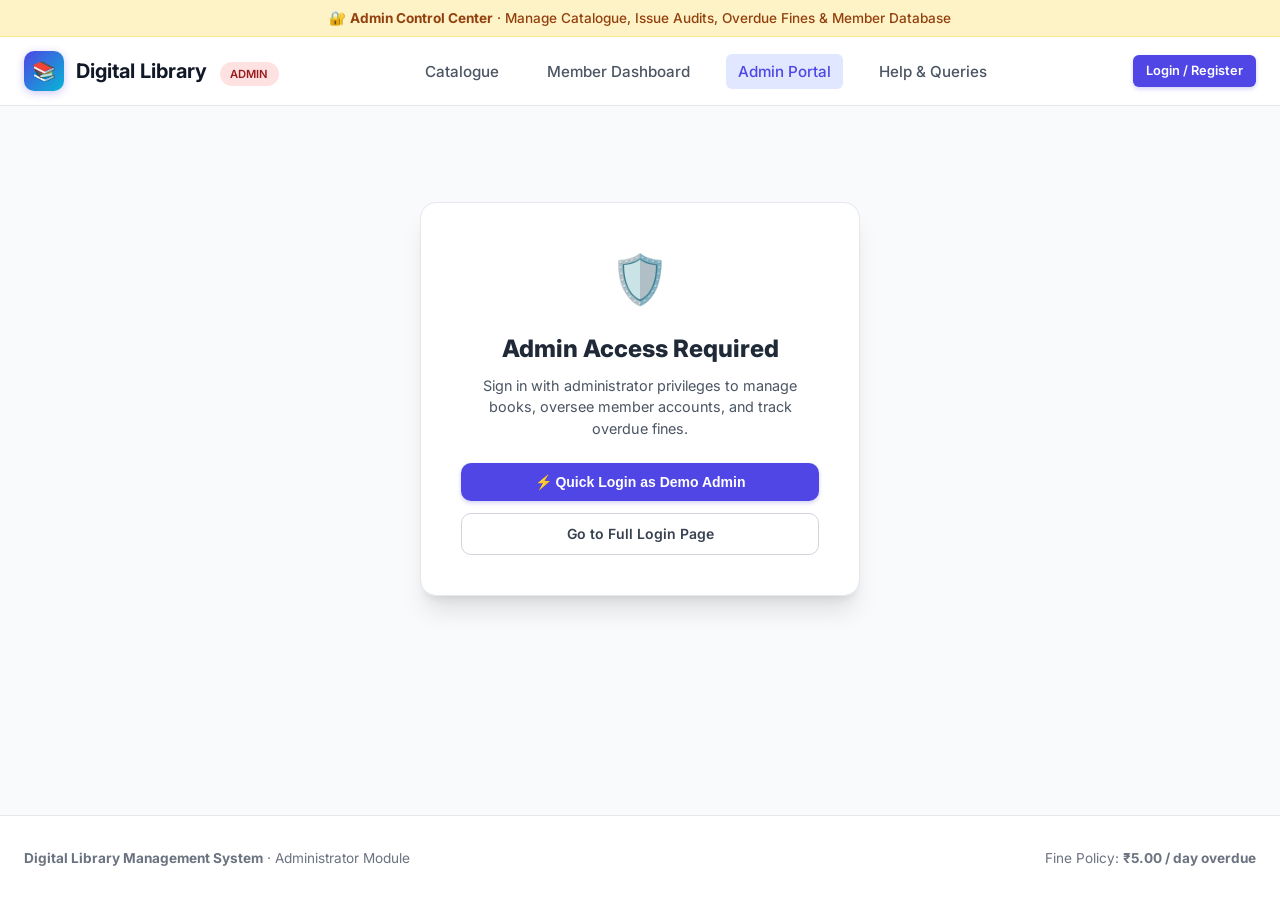
<file: admin.html>
<!DOCTYPE html>
<html lang="en">
<head>
  <meta charset="UTF-8">
  <meta name="viewport" content="width=device-width, initial-scale=1.0">
  <title>Admin Portal - Digital Library System</title>
  <link rel="preconnect" href="https://fonts.googleapis.com">
  <link rel="preconnect" href="https://fonts.gstatic.com" crossorigin>
  <link href="https://fonts.googleapis.com/css2?family=Inter:wght@400;500;600;700;800&display=swap" rel="stylesheet">
  <link rel="stylesheet" href="css/style.css">
</head>
<body>

  <!-- Demo Notice Banner -->
  <div class="demo-banner">
    🔐 <strong>Admin Control Center</strong> · Manage Catalogue, Issue Audits, Overdue Fines & Member Database
  </div>

  <!-- Navbar -->
  <header class="navbar">
    <div class="nav-container">
      <a href="index.html" class="brand">
        <div class="brand-icon">📚</div>
        <span>Digital Library <span class="badge badge-danger" style="margin-left: 0.5rem; font-size: 0.7rem;">ADMIN</span></span>
      </a>
      <ul class="nav-links">
        <li><a href="index.html" class="nav-link">Catalogue</a></li>
        <li><a href="user.html" class="nav-link">Member Dashboard</a></li>
        <li><a href="admin.html" class="nav-link active">Admin Portal</a></li>
        <li><a href="contact.html" class="nav-link">Help & Queries</a></li>
      </ul>
      <div class="nav-actions" id="navActions"></div>
    </div>
  </header>

  <!-- Admin Content Container -->
  <main class="container">
    <div id="adminAuthLock" style="display: none; max-width: 440px; margin: 4rem auto; text-align: center;">
      <div style="background: var(--white); padding: 2.5rem; border-radius: var(--radius-lg); border: 1px solid var(--gray-200); box-shadow: var(--shadow-xl);">
        <div style="font-size: 3rem; margin-bottom: 1rem;">🛡️</div>
        <h2 style="font-weight: 800; margin-bottom: 0.5rem;">Admin Access Required</h2>
        <p style="color: var(--gray-600); font-size: 0.9rem; margin-bottom: 1.5rem;">
          Sign in with administrator privileges to manage books, oversee member accounts, and track overdue fines.
        </p>
        <button class="btn btn-primary" style="width: 100%; margin-bottom: 0.75rem;" onclick="loginAsDemoAdmin()">
          ⚡ Quick Login as Demo Admin
        </button>
        <a href="login.html" class="btn btn-secondary" style="width: 100%;">Go to Full Login Page</a>
      </div>
    </div>

    <div id="adminPanel">
      <!-- Header -->
      <div style="display: flex; justify-content: space-between; align-items: center; margin-bottom: 2rem; flex-wrap: wrap; gap: 1rem;">
        <div>
          <h1 style="font-size: 1.85rem; font-weight: 800; color: var(--gray-900);">Library Administration</h1>
          <p style="color: var(--gray-600); font-size: 0.95rem;">Catalog oversight, member accounts, circulation tracking, and fine management.</p>
        </div>
        <button class="btn btn-primary" onclick="openAddBookModal()">
          <span>+</span> Add New Book
        </button>
      </div>

      <!-- KPI Statistics Cards -->
      <div class="stats-grid">
        <div class="stat-card">
          <div class="stat-icon" style="background: #e0e7ff; color: var(--primary);">📚</div>
          <div class="stat-info">
            <span class="stat-label">Total Titles</span>
            <span class="stat-value" id="statTotalBooks">0</span>
          </div>
        </div>
        <div class="stat-card">
          <div class="stat-icon" style="background: #fef3c7; color: var(--warning);">📖</div>
          <div class="stat-info">
            <span class="stat-label">Active Issued</span>
            <span class="stat-value" id="statIssuedBooks">0</span>
          </div>
        </div>
        <div class="stat-card">
          <div class="stat-icon" style="background: #fee2e2; color: var(--danger);">⚠️</div>
          <div class="stat-info">
            <span class="stat-label">Overdue Fines Due</span>
            <span class="stat-value" id="statTotalFines">₹0</span>
          </div>
        </div>
        <div class="stat-card">
          <div class="stat-icon" style="background: #d1fae5; color: var(--success);">👥</div>
          <div class="stat-info">
            <span class="stat-label">Members</span>
            <span class="stat-value" id="statTotalUsers">0</span>
          </div>
        </div>
        <div class="stat-card">
          <div class="stat-icon" style="background: #e0f2fe; color: #0284c7;">🔖</div>
          <div class="stat-info">
            <span class="stat-label">Advance Bookings</span>
            <span class="stat-value" id="statTotalReservations">0</span>
          </div>
        </div>
      </div>

      <!-- Tabs Navigation -->
      <div class="tab-nav">
        <button class="tab-btn active" data-tab="tabBooks">Book Inventory</button>
        <button class="tab-btn" data-tab="tabIssues">Issued Books & Fines</button>
        <button class="tab-btn" data-tab="tabUsers">Member Accounts</button>
        <button class="tab-btn" data-tab="tabReservations">Advance Bookings</button>
        <button class="tab-btn" data-tab="tabQueries">Inquiries & Support</button>
      </div>

      <!-- Tab 1: Books Management -->
      <div class="tab-pane active" id="tabBooks">
        <div class="table-container">
          <table class="data-table">
            <thead>
              <tr>
                <th>ID</th>
                <th>Title & Author</th>
                <th>Category</th>
                <th>ISBN</th>
                <th>Quantity (Avail / Total)</th>
                <th>Status</th>
                <th>Actions</th>
              </tr>
            </thead>
            <tbody id="booksTableBody">
              <!-- Rendered by JS -->
            </tbody>
          </table>
        </div>
      </div>

      <!-- Tab 2: Issued Books & Fine Management -->
      <div class="tab-pane" id="tabIssues">
        <div style="margin-bottom: 1rem; display: flex; justify-content: space-between; align-items: center;">
          <p style="font-size: 0.9rem; color: var(--gray-600);">
            Overdue fines are automatically calculated at <strong>₹5.00 per day</strong> once the due date has passed.
          </p>
        </div>
        <div class="table-container">
          <table class="data-table">
            <thead>
              <tr>
                <th>Issue ID</th>
                <th>Book Title</th>
                <th>Member Info</th>
                <th>Issue Date</th>
                <th>Due Date</th>
                <th>Status</th>
                <th>Fine (₹5/day)</th>
                <th>Actions</th>
              </tr>
            </thead>
            <tbody id="issuesTableBody">
              <!-- Rendered by JS -->
            </tbody>
          </table>
        </div>
      </div>

      <!-- Tab 3: Member Accounts -->
      <div class="tab-pane" id="tabUsers">
        <div class="table-container">
          <table class="data-table">
            <thead>
              <tr>
                <th>User ID</th>
                <th>Name</th>
                <th>Email</th>
                <th>Role</th>
                <th>Phone</th>
                <th>Joined Date</th>
                <th>Active Issues</th>
              </tr>
            </thead>
            <tbody id="usersTableBody">
              <!-- Rendered by JS -->
            </tbody>
          </table>
        </div>
      </div>

      <!-- Tab 4: Advance Bookings -->
      <div class="tab-pane" id="tabReservations">
        <div class="table-container">
          <table class="data-table">
            <thead>
              <tr>
                <th>Reservation ID</th>
                <th>Book Title</th>
                <th>Reserved By</th>
                <th>Email</th>
                <th>Booking Date</th>
                <th>Status</th>
              </tr>
            </thead>
            <tbody id="reservationsTableBody">
              <!-- Rendered by JS -->
            </tbody>
          </table>
        </div>
      </div>

      <!-- Tab 5: Contact Queries -->
      <div class="tab-pane" id="tabQueries">
        <div class="table-container">
          <table class="data-table">
            <thead>
              <tr>
                <th>Date</th>
                <th>Sender</th>
                <th>Subject</th>
                <th>Message</th>
                <th>Status</th>
                <th>Action</th>
              </tr>
            </thead>
            <tbody id="queriesTableBody">
              <!-- Rendered by JS -->
            </tbody>
          </table>
        </div>
      </div>
    </div>
  </main>

  <!-- Add / Edit Book Modal -->
  <div class="modal-overlay" id="bookModal">
    <div class="modal-content">
      <div class="modal-header">
        <h3 class="modal-title" id="bookModalTitle">Add New Book</h3>
        <button class="modal-close" onclick="closeModal('bookModal')">&times;</button>
      </div>
      <form id="bookForm">
        <div class="modal-body">
          <input type="hidden" id="bookId">
          <div class="form-group">
            <label class="form-label">Book Title *</label>
            <input type="text" class="form-control" id="bookTitleInput" required placeholder="e.g. Clean Architecture">
          </div>
          <div class="form-group">
            <label class="form-label">Author *</label>
            <input type="text" class="form-control" id="bookAuthorInput" required placeholder="e.g. Robert C. Martin">
          </div>
          <div style="display: grid; grid-template-columns: 1fr 1fr; gap: 1rem;">
            <div class="form-group">
              <label class="form-label">ISBN *</label>
              <input type="text" class="form-control" id="bookIsbnInput" required placeholder="978-0134494166">
            </div>
            <div class="form-group">
              <label class="form-label">Category *</label>
              <select class="form-control" id="bookCategoryInput" required>
                <option value="Computer Science">Computer Science</option>
                <option value="Literature">Literature</option>
                <option value="Science">Science</option>
                <option value="Fiction">Fiction</option>
                <option value="Business">Business</option>
                <option value="Mathematics">Mathematics</option>
              </select>
            </div>
          </div>
          <div style="display: grid; grid-template-columns: 1fr 1fr; gap: 1rem;">
            <div class="form-group">
              <label class="form-label">Total Copies (Quantity) *</label>
              <input type="number" class="form-control" id="bookQtyInput" min="1" max="100" required value="5">
            </div>
            <div class="form-group">
              <label class="form-label">Icon Emoji</label>
              <input type="text" class="form-control" id="bookIconInput" value="📚">
            </div>
          </div>
          <div class="form-group">
            <label class="form-label">Description</label>
            <textarea class="form-control" id="bookDescInput" placeholder="Brief summary of the book..."></textarea>
          </div>
        </div>
        <div class="modal-footer">
          <button type="button" class="btn btn-secondary" onclick="closeModal('bookModal')">Cancel</button>
          <button type="submit" class="btn btn-primary" id="saveBookBtn">Save Book</button>
        </div>
      </form>
    </div>
  </div>

  <!-- Footer -->
  <footer class="footer">
    <div class="footer-content">
      <div>
        <strong>Digital Library Management System</strong> · Administrator Module
      </div>
      <div>
        Fine Policy: <strong>₹5.00 / day overdue</strong>
      </div>
    </div>
  </footer>

  <script src="js/app.js"></script>
  <script>
    let booksData = [];
    let issuesData = [];
    let usersData = [];
    let reservationsData = [];
    let queriesData = [];

    function checkAdminAccess() {
      const user = Auth.getCurrentUser();
      const lock = document.getElementById('adminAuthLock');
      const panel = document.getElementById('adminPanel');

      if (!user || user.role !== 'ADMIN') {
        lock.style.display = 'block';
        panel.style.display = 'none';
        return false;
      }

      lock.style.display = 'none';
      panel.style.display = 'block';
      return true;
    }

    function loginAsDemoAdmin() {
      const admin = SEED_USERS[0];
      Auth.setCurrentUser(admin);
      updateNav();
      checkAdminAccess();
      showToast('Logged in as Administrator', 'success');
      loadAllAdminData();
    }

    async function loadAllAdminData() {
      try {
        booksData = await DataService.getBooks();
        issuesData = await DataService.getIssues();
        usersData = await DataService.getUsers();
        reservationsData = await DataService.getReservations();
        queriesData = await DataService.getQueries();

        renderStats();
        renderBooksTable();
        renderIssuesTable();
        renderUsersTable();
        renderReservationsTable();
        renderQueriesTable();
      } catch (err) {
        showToast('Error loading admin records', 'danger');
      }
    }

    function renderStats() {
      document.getElementById('statTotalBooks').textContent = booksData.length;
      const activeIssues = issuesData.filter(i => i.status !== 'RETURNED');
      document.getElementById('statIssuedBooks').textContent = activeIssues.length;

      // Unpaid fines
      const unpaidFines = issuesData
        .filter(i => !i.finePaid && i.fineAmount > 0)
        .reduce((sum, i) => sum + i.fineAmount, 0);
      document.getElementById('statTotalFines').textContent = `₹${unpaidFines.toFixed(2)}`;

      document.getElementById('statTotalUsers').textContent = usersData.length;
      document.getElementById('statTotalReservations').textContent = reservationsData.filter(r => r.status === 'PENDING').length;
    }

    function renderBooksTable() {
      const tbody = document.getElementById('booksTableBody');
      if (booksData.length === 0) {
        tbody.innerHTML = `<tr><td colspan="7" style="text-align: center; color: var(--gray-500); padding: 2rem;">No books in catalogue. Click "+ Add New Book" above.</td></tr>`;
        return;
      }

      tbody.innerHTML = booksData.map(b => `
        <tr>
          <td>#${b.id}</td>
          <td>
            <div style="display: flex; align-items: center; gap: 0.5rem;">
              <span>${b.icon || '📚'}</span>
              <div>
                <strong>${b.title}</strong>
                <div style="font-size: 0.8rem; color: var(--gray-500);">by ${b.author}</div>
              </div>
            </div>
          </td>
          <td><span class="badge badge-info">${b.category}</span></td>
          <td><code>${b.isbn}</code></td>
          <td>
            <strong>${b.availableQuantity}</strong> / ${b.quantity}
          </td>
          <td>
            <span class="badge ${b.availableQuantity > 0 ? 'badge-success' : 'badge-danger'}">
              ${b.availableQuantity > 0 ? 'In Stock' : 'All Issued'}
            </span>
          </td>
          <td>
            <div style="display: flex; gap: 0.5rem;">
              <button class="btn btn-secondary btn-sm" onclick="openEditBookModal(${b.id})">Edit</button>
              <button class="btn btn-danger btn-sm" onclick="deleteBookRecord(${b.id})">Delete</button>
            </div>
          </td>
        </tr>
      `).join('');
    }

    function renderIssuesTable() {
      const tbody = document.getElementById('issuesTableBody');
      if (issuesData.length === 0) {
        tbody.innerHTML = `<tr><td colspan="8" style="text-align: center; color: var(--gray-500); padding: 2rem;">No issued book records found.</td></tr>`;
        return;
      }

      tbody.innerHTML = issuesData.map(issue => {
        const isOverdue = issue.status === 'OVERDUE';
        const isReturned = issue.status === 'RETURNED';

        return `
          <tr>
            <td>#${issue.id}</td>
            <td><strong>${issue.bookTitle}</strong></td>
            <td>
              <div>${issue.userName}</div>
              <div style="font-size: 0.75rem; color: var(--gray-500);">${issue.userEmail}</div>
            </td>
            <td>${issue.issueDate}</td>
            <td>
              <span style="${isOverdue ? 'color: var(--danger); font-weight: 700;' : ''}">
                ${issue.dueDate}
              </span>
            </td>
            <td>
              <span class="badge ${isReturned ? 'badge-success' : isOverdue ? 'badge-danger' : 'badge-warning'}">
                ${issue.status}
              </span>
            </td>
            <td>
              ${issue.fineAmount > 0 
                ? `<div style="font-weight: 700; color: ${issue.finePaid ? 'var(--success)' : 'var(--danger)'};">
                    ₹${issue.fineAmount.toFixed(2)}
                    <span class="badge ${issue.finePaid ? 'badge-success' : 'badge-danger'}" style="margin-left: 4px; font-size: 0.65rem;">
                      ${issue.finePaid ? 'PAID' : 'DUE'}
                    </span>
                   </div>`
                : '₹0.00'
              }
            </td>
            <td>
              <div style="display: flex; gap: 0.4rem; flex-wrap: wrap;">
                ${!isReturned ? `
                  <button class="btn btn-primary btn-sm" onclick="markAsReturned(${issue.id})">Mark Returned</button>
                ` : '<span style="font-size: 0.8rem; color: var(--gray-500);">Returned</span>'}
                ${issue.fineAmount > 0 && !issue.finePaid ? `
                  <button class="btn btn-success btn-sm" onclick="markFinePaid(${issue.id})">Mark Fine Paid</button>
                ` : ''}
              </div>
            </td>
          </tr>
        `;
      }).join('');
    }

    function renderUsersTable() {
      const tbody = document.getElementById('usersTableBody');
      tbody.innerHTML = usersData.map(u => {
        const userActiveIssues = issuesData.filter(i => i.userId === u.id && i.status !== 'RETURNED').length;
        return `
          <tr>
            <td>#${u.id}</td>
            <td><strong>${u.name}</strong></td>
            <td>${u.email}</td>
            <td><span class="badge ${u.role === 'ADMIN' ? 'badge-danger' : 'badge-info'}">${u.role}</span></td>
            <td>${u.phone || 'N/A'}</td>
            <td>${u.joinedDate || '2026-01-01'}</td>
            <td><strong>${userActiveIssues}</strong> books</td>
          </tr>
        `;
      }).join('');
    }

    function renderReservationsTable() {
      const tbody = document.getElementById('reservationsTableBody');
      if (reservationsData.length === 0) {
        tbody.innerHTML = `<tr><td colspan="6" style="text-align: center; color: var(--gray-500); padding: 2rem;">No advance bookings found.</td></tr>`;
        return;
      }
      tbody.innerHTML = reservationsData.map(r => `
        <tr>
          <td>#${r.id}</td>
          <td><strong>${r.bookTitle}</strong></td>
          <td>${r.userName}</td>
          <td>${r.userEmail}</td>
          <td>${r.reservationDate}</td>
          <td><span class="badge badge-warning">${r.status}</span></td>
        </tr>
      `).join('');
    }

    function renderQueriesTable() {
      const tbody = document.getElementById('queriesTableBody');
      if (queriesData.length === 0) {
        tbody.innerHTML = `<tr><td colspan="6" style="text-align: center; color: var(--gray-500); padding: 2rem;">No member inquiries recorded.</td></tr>`;
        return;
      }
      tbody.innerHTML = queriesData.map(q => `
        <tr>
          <td>${q.date || '2026-11-10'}</td>
          <td>
            <strong>${q.name}</strong>
            <div style="font-size: 0.75rem; color: var(--gray-500);">${q.email}</div>
          </td>
          <td><strong>${q.subject}</strong></td>
          <td style="max-width: 300px; font-size: 0.85rem; color: var(--gray-700);">${q.message}</td>
          <td>
            <span class="badge ${q.status === 'RESOLVED' ? 'badge-success' : 'badge-danger'}">${q.status}</span>
          </td>
          <td>
            ${q.status !== 'RESOLVED' ? `
              <button class="btn btn-secondary btn-sm" onclick="markQueryResolved(${q.id})">Mark Resolved</button>
            ` : '<span style="font-size: 0.8rem; color: var(--gray-500);">Resolved</span>'}
          </td>
        </tr>
      `).join('');
    }

    // Book Actions
    function openAddBookModal() {
      document.getElementById('bookModalTitle').textContent = 'Add New Book';
      document.getElementById('bookId').value = '';
      document.getElementById('bookTitleInput').value = '';
      document.getElementById('bookAuthorInput').value = '';
      document.getElementById('bookIsbnInput').value = '';
      document.getElementById('bookCategoryInput').value = 'Computer Science';
      document.getElementById('bookQtyInput').value = '5';
      document.getElementById('bookIconInput').value = '📚';
      document.getElementById('bookDescInput').value = '';
      openModal('bookModal');
    }

    function openEditBookModal(id) {
      const book = booksData.find(b => b.id === Number(id));
      if (!book) return;

      document.getElementById('bookModalTitle').textContent = 'Edit Book Record';
      document.getElementById('bookId').value = book.id;
      document.getElementById('bookTitleInput').value = book.title;
      document.getElementById('bookAuthorInput').value = book.author;
      document.getElementById('bookIsbnInput').value = book.isbn;
      document.getElementById('bookCategoryInput').value = book.category;
      document.getElementById('bookQtyInput').value = book.quantity;
      document.getElementById('bookIconInput').value = book.icon || '📚';
      document.getElementById('bookDescInput').value = book.description || '';
      openModal('bookModal');
    }

    document.getElementById('bookForm').addEventListener('submit', async (e) => {
      e.preventDefault();
      const id = document.getElementById('bookId').value;
      const bookPayload = {
        title: document.getElementById('bookTitleInput').value.trim(),
        author: document.getElementById('bookAuthorInput').value.trim(),
        isbn: document.getElementById('bookIsbnInput').value.trim(),
        category: document.getElementById('bookCategoryInput').value,
        quantity: parseInt(document.getElementById('bookQtyInput').value, 10),
        icon: document.getElementById('bookIconInput').value.trim() || '📚',
        description: document.getElementById('bookDescInput').value.trim()
      };

      try {
        if (id) {
          await DataService.updateBook(id, bookPayload);
          showToast('Book updated successfully', 'success');
        } else {
          await DataService.addBook(bookPayload);
          showToast('New book added to inventory', 'success');
        }
        closeModal('bookModal');
        await loadAllAdminData();
      } catch (err) {
        showToast(err.message, 'danger');
      }
    });

    async function deleteBookRecord(id) {
      if (!confirm('Are you sure you want to delete this book record?')) return;
      try {
        await DataService.deleteBook(id);
        showToast('Book record removed', 'success');
        await loadAllAdminData();
      } catch (err) {
        showToast(err.message, 'danger');
      }
    }

    async function markAsReturned(issueId) {
      try {
        await DataService.returnBook(issueId);
        showToast('Book marked as returned. Inventory incremented.', 'success');
        await loadAllAdminData();
      } catch (err) {
        showToast(err.message, 'danger');
      }
    }

    async function markFinePaid(issueId) {
      try {
        await DataService.payFine(issueId);
        showToast('Fine marked as PAID successfully', 'success');
        await loadAllAdminData();
      } catch (err) {
        showToast(err.message, 'danger');
      }
    }

    async function markQueryResolved(queryId) {
      try {
        await DataService.resolveQuery(queryId);
        showToast('Inquiry marked as resolved', 'success');
        await loadAllAdminData();
      } catch (err) {
        showToast(err.message, 'danger');
      }
    }

    if (checkAdminAccess()) {
      loadAllAdminData();
    }
  </script>
</body>
</html>
</file>
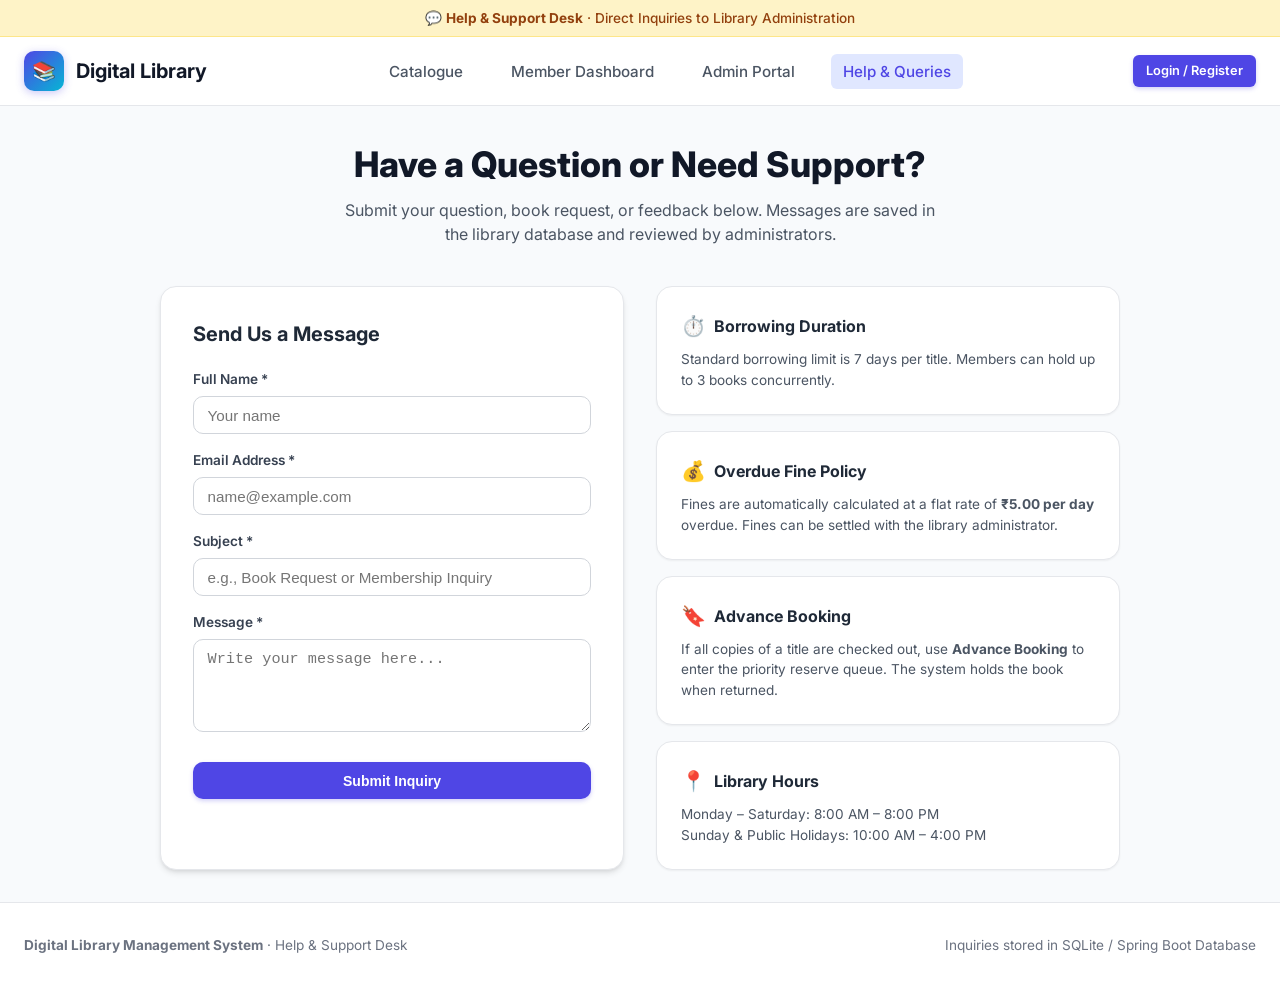
<file: contact.html>
<!DOCTYPE html>
<html lang="en">
<head>
  <meta charset="UTF-8">
  <meta name="viewport" content="width=device-width, initial-scale=1.0">
  <title>Help & Inquiries - Digital Library System</title>
  <link rel="preconnect" href="https://fonts.googleapis.com">
  <link rel="preconnect" href="https://fonts.gstatic.com" crossorigin>
  <link href="https://fonts.googleapis.com/css2?family=Inter:wght@400;500;600;700;800&display=swap" rel="stylesheet">
  <link rel="stylesheet" href="css/style.css">
</head>
<body>

  <!-- Demo Notice Banner -->
  <div class="demo-banner">
    💬 <strong>Help & Support Desk</strong> · Direct Inquiries to Library Administration
  </div>

  <!-- Navbar -->
  <header class="navbar">
    <div class="nav-container">
      <a href="index.html" class="brand">
        <div class="brand-icon">📚</div>
        <span>Digital Library</span>
      </a>
      <ul class="nav-links">
        <li><a href="index.html" class="nav-link">Catalogue</a></li>
        <li><a href="user.html" class="nav-link">Member Dashboard</a></li>
        <li><a href="admin.html" class="nav-link">Admin Portal</a></li>
        <li><a href="contact.html" class="nav-link active">Help & Queries</a></li>
      </ul>
      <div class="nav-actions" id="navActions"></div>
    </div>
  </header>

  <main class="container">
    <div style="max-width: 960px; margin: 0 auto;">
      <div style="text-align: center; margin-bottom: 2.5rem;">
        <h1 style="font-size: 2.2rem; font-weight: 800; color: var(--gray-900); margin-bottom: 0.5rem;">Have a Question or Need Support?</h1>
        <p style="color: var(--gray-600); font-size: 1rem; max-width: 600px; margin: 0 auto;">
          Submit your question, book request, or feedback below. Messages are saved in the library database and reviewed by administrators.
        </p>
      </div>

      <div style="display: grid; grid-template-columns: repeat(auto-fit, minmax(320px, 1fr)); gap: 2rem;">
        <!-- Contact Form -->
        <div style="background: var(--white); padding: 2rem; border-radius: var(--radius-lg); border: 1px solid var(--gray-200); box-shadow: var(--shadow-md);">
          <h2 style="font-size: 1.25rem; font-weight: 700; margin-bottom: 1.25rem;">Send Us a Message</h2>
          <form id="contactForm">
            <div class="form-group">
              <label class="form-label">Full Name *</label>
              <input type="text" class="form-control" id="contactName" required placeholder="Your name">
            </div>
            <div class="form-group">
              <label class="form-label">Email Address *</label>
              <input type="email" class="form-control" id="contactEmail" required placeholder="name@example.com">
            </div>
            <div class="form-group">
              <label class="form-label">Subject *</label>
              <input type="text" class="form-control" id="contactSubject" required placeholder="e.g., Book Request or Membership Inquiry">
            </div>
            <div class="form-group">
              <label class="form-label">Message *</label>
              <textarea class="form-control" id="contactMessage" rows="4" required placeholder="Write your message here..."></textarea>
            </div>
            <button type="submit" class="btn btn-primary" style="width: 100%; margin-top: 0.5rem;">
              Submit Inquiry
            </button>
          </form>
        </div>

        <!-- FAQ and Policy Info -->
        <div style="display: flex; flex-direction: column; gap: 1rem;">
          <div style="background: var(--white); padding: 1.5rem; border-radius: var(--radius-lg); border: 1px solid var(--gray-200); box-shadow: var(--shadow-sm);">
            <div style="display: flex; align-items: center; gap: 0.5rem; margin-bottom: 0.5rem;">
              <span style="font-size: 1.25rem;">⏱️</span>
              <h3 style="font-size: 1rem; font-weight: 700;">Borrowing Duration</h3>
            </div>
            <p style="font-size: 0.85rem; color: var(--gray-600);">
              Standard borrowing limit is 7 days per title. Members can hold up to 3 books concurrently.
            </p>
          </div>

          <div style="background: var(--white); padding: 1.5rem; border-radius: var(--radius-lg); border: 1px solid var(--gray-200); box-shadow: var(--shadow-sm);">
            <div style="display: flex; align-items: center; gap: 0.5rem; margin-bottom: 0.5rem;">
              <span style="font-size: 1.25rem;">💰</span>
              <h3 style="font-size: 1rem; font-weight: 700;">Overdue Fine Policy</h3>
            </div>
            <p style="font-size: 0.85rem; color: var(--gray-600);">
              Fines are automatically calculated at a flat rate of <strong>₹5.00 per day</strong> overdue. Fines can be settled with the library administrator.
            </p>
          </div>

          <div style="background: var(--white); padding: 1.5rem; border-radius: var(--radius-lg); border: 1px solid var(--gray-200); box-shadow: var(--shadow-sm);">
            <div style="display: flex; align-items: center; gap: 0.5rem; margin-bottom: 0.5rem;">
              <span style="font-size: 1.25rem;">🔖</span>
              <h3 style="font-size: 1rem; font-weight: 700;">Advance Booking</h3>
            </div>
            <p style="font-size: 0.85rem; color: var(--gray-600);">
              If all copies of a title are checked out, use <strong>Advance Booking</strong> to enter the priority reserve queue. The system holds the book when returned.
            </p>
          </div>

          <div style="background: var(--white); padding: 1.5rem; border-radius: var(--radius-lg); border: 1px solid var(--gray-200); box-shadow: var(--shadow-sm);">
            <div style="display: flex; align-items: center; gap: 0.5rem; margin-bottom: 0.5rem;">
              <span style="font-size: 1.25rem;">📍</span>
              <h3 style="font-size: 1rem; font-weight: 700;">Library Hours</h3>
            </div>
            <p style="font-size: 0.85rem; color: var(--gray-600);">
              Monday – Saturday: 8:00 AM – 8:00 PM<br>
              Sunday & Public Holidays: 10:00 AM – 4:00 PM
            </p>
          </div>
        </div>
      </div>
    </div>
  </main>

  <footer class="footer">
    <div class="footer-content">
      <div>
        <strong>Digital Library Management System</strong> · Help & Support Desk
      </div>
      <div>
        Inquiries stored in SQLite / Spring Boot Database
      </div>
    </div>
  </footer>

  <script src="js/app.js"></script>
  <script>
    // Autofill if user logged in
    const cur = Auth.getCurrentUser();
    if (cur) {
      document.getElementById('contactName').value = cur.name;
      document.getElementById('contactEmail').value = cur.email;
    }

    document.getElementById('contactForm').addEventListener('submit', async (e) => {
      e.preventDefault();
      const name = document.getElementById('contactName').value.trim();
      const email = document.getElementById('contactEmail').value.trim();
      const subject = document.getElementById('contactSubject').value.trim();
      const message = document.getElementById('contactMessage').value.trim();

      try {
        await DataService.submitQuery({ name, email, subject, message });
        showToast('Your message has been sent to library administration!', 'success');
        document.getElementById('contactSubject').value = '';
        document.getElementById('contactMessage').value = '';
      } catch (err) {
        showToast(err.message, 'danger');
      }
    });
  </script>
</body>
</html>
</file>
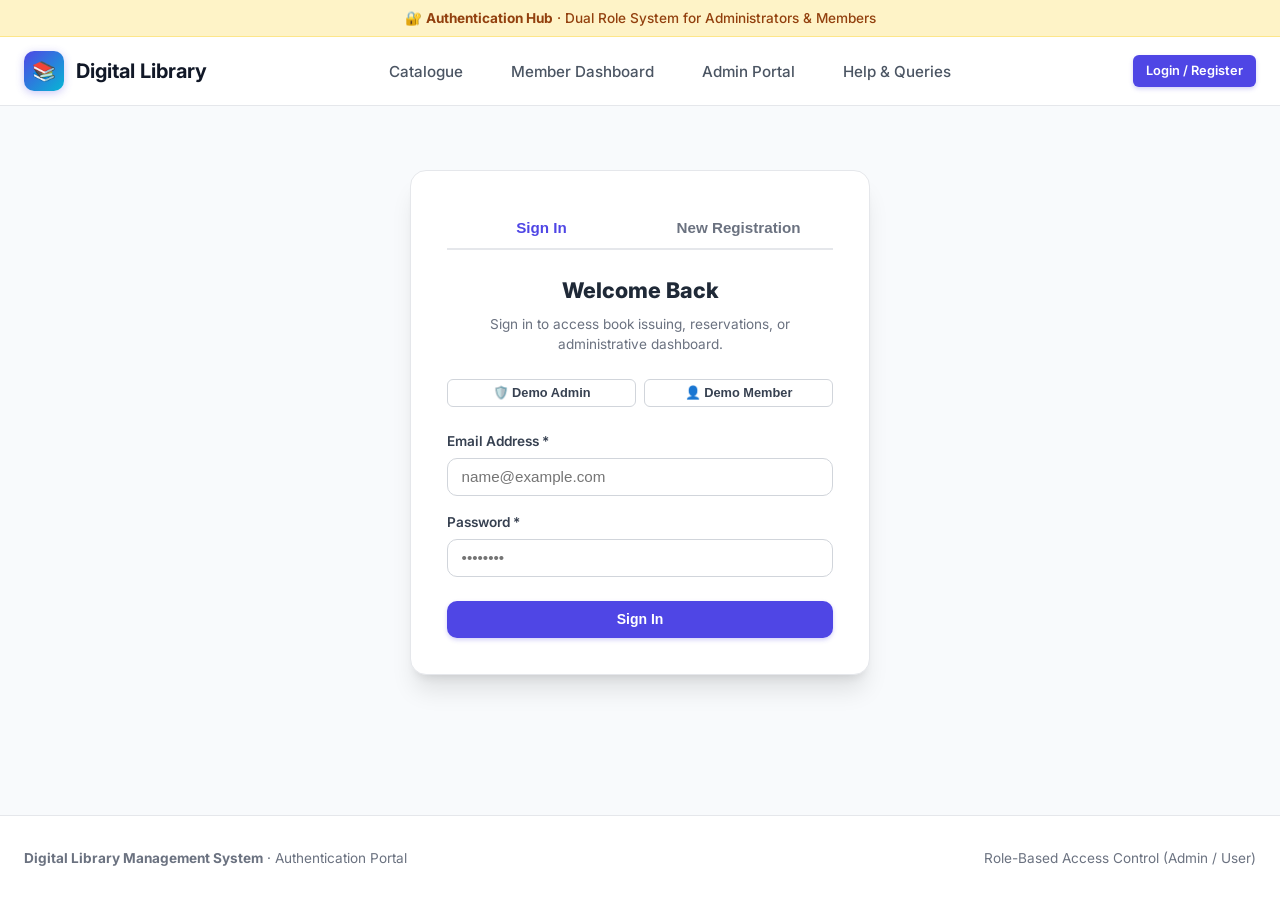
<file: login.html>
<!DOCTYPE html>
<html lang="en">
<head>
  <meta charset="UTF-8">
  <meta name="viewport" content="width=device-width, initial-scale=1.0">
  <title>Login & Registration - Digital Library System</title>
  <link rel="preconnect" href="https://fonts.googleapis.com">
  <link rel="preconnect" href="https://fonts.gstatic.com" crossorigin>
  <link href="https://fonts.googleapis.com/css2?family=Inter:wght@400;500;600;700;800&display=swap" rel="stylesheet">
  <link rel="stylesheet" href="css/style.css">
</head>
<body>

  <!-- Demo Notice Banner -->
  <div class="demo-banner">
    🔐 <strong>Authentication Hub</strong> · Dual Role System for Administrators & Members
  </div>

  <!-- Navbar -->
  <header class="navbar">
    <div class="nav-container">
      <a href="index.html" class="brand">
        <div class="brand-icon">📚</div>
        <span>Digital Library</span>
      </a>
      <ul class="nav-links">
        <li><a href="index.html" class="nav-link">Catalogue</a></li>
        <li><a href="user.html" class="nav-link">Member Dashboard</a></li>
        <li><a href="admin.html" class="nav-link">Admin Portal</a></li>
        <li><a href="contact.html" class="nav-link">Help & Queries</a></li>
      </ul>
      <div class="nav-actions" id="navActions"></div>
    </div>
  </header>

  <main class="container">
    <div style="max-width: 460px; margin: 2rem auto;">
      <div style="background: var(--white); padding: 2.25rem; border-radius: var(--radius-lg); border: 1px solid var(--gray-200); box-shadow: var(--shadow-xl);">
        
        <!-- Tab Selector -->
        <div class="tab-nav" style="margin-bottom: 1.5rem;">
          <button class="tab-btn active" data-tab="tabLogin" style="flex: 1; text-align: center;">Sign In</button>
          <button class="tab-btn" data-tab="tabRegister" style="flex: 1; text-align: center;">New Registration</button>
        </div>

        <!-- Tab 1: Login -->
        <div class="tab-pane active" id="tabLogin">
          <h2 style="font-size: 1.35rem; font-weight: 800; margin-bottom: 0.5rem; text-align: center;">Welcome Back</h2>
          <p style="color: var(--gray-500); font-size: 0.85rem; margin-bottom: 1.5rem; text-align: center;">
            Sign in to access book issuing, reservations, or administrative dashboard.
          </p>

          <!-- Quick Demo Buttons -->
          <div style="display: grid; grid-template-columns: 1fr 1fr; gap: 0.5rem; margin-bottom: 1.5rem;">
            <button class="btn btn-secondary btn-sm" onclick="quickFill('admin@library.com', 'admin123')">
              🛡️ Demo Admin
            </button>
            <button class="btn btn-secondary btn-sm" onclick="quickFill('user@library.com', 'user123')">
              👤 Demo Member
            </button>
          </div>

          <form id="loginForm">
            <div class="form-group">
              <label class="form-label">Email Address *</label>
              <input type="email" class="form-control" id="loginEmail" required placeholder="name@example.com">
            </div>
            <div class="form-group">
              <label class="form-label">Password *</label>
              <input type="password" class="form-control" id="loginPassword" required placeholder="••••••••">
            </div>
            <button type="submit" class="btn btn-primary" style="width: 100%; margin-top: 0.5rem;">
              Sign In
            </button>
          </form>
        </div>

        <!-- Tab 2: Register -->
        <div class="tab-pane" id="tabRegister">
          <h2 style="font-size: 1.35rem; font-weight: 800; margin-bottom: 0.5rem; text-align: center;">Create Account</h2>
          <p style="color: var(--gray-500); font-size: 0.85rem; margin-bottom: 1.5rem; text-align: center;">
            Register as a library member to borrow books and place advance bookings.
          </p>
          <form id="registerForm">
            <div class="form-group">
              <label class="form-label">Full Name *</label>
              <input type="text" class="form-control" id="regName" required placeholder="Aarav Sharma">
            </div>
            <div class="form-group">
              <label class="form-label">Email Address *</label>
              <input type="email" class="form-control" id="regEmail" required placeholder="aarav@example.com">
            </div>
            <div class="form-group">
              <label class="form-label">Phone Number</label>
              <input type="tel" class="form-control" id="regPhone" placeholder="+91 98765 43210">
            </div>
            <div class="form-group">
              <label class="form-label">Password *</label>
              <input type="password" class="form-control" id="regPassword" required placeholder="At least 6 characters">
            </div>
            <div class="form-group">
              <label class="form-label">Account Role</label>
              <select class="form-control" id="regRole">
                <option value="USER" selected>Member (Standard User)</option>
                <option value="ADMIN">Administrator</option>
              </select>
            </div>
            <button type="submit" class="btn btn-primary" style="width: 100%; margin-top: 0.5rem;">
              Create Account
            </button>
          </form>
        </div>

      </div>
    </div>
  </main>

  <footer class="footer">
    <div class="footer-content">
      <div>
        <strong>Digital Library Management System</strong> · Authentication Portal
      </div>
      <div>
        Role-Based Access Control (Admin / User)
      </div>
    </div>
  </footer>

  <script src="js/app.js"></script>
  <script>
    function quickFill(email, pwd) {
      document.getElementById('loginEmail').value = email;
      document.getElementById('loginPassword').value = pwd;
    }

    document.getElementById('loginForm').addEventListener('submit', async (e) => {
      e.preventDefault();
      const email = document.getElementById('loginEmail').value.trim();
      const password = document.getElementById('loginPassword').value;

      try {
        const user = await DataService.login(email, password);
        Auth.setCurrentUser(user);
        showToast(`Welcome back, ${user.name}!`, 'success');

        setTimeout(() => {
          if (user.role === 'ADMIN') {
            window.location.href = 'admin.html';
          } else {
            window.location.href = 'user.html';
          }
        }, 800);
      } catch (err) {
        showToast(err.message, 'danger');
      }
    });

    document.getElementById('registerForm').addEventListener('submit', async (e) => {
      e.preventDefault();
      const name = document.getElementById('regName').value.trim();
      const email = document.getElementById('regEmail').value.trim();
      const phone = document.getElementById('regPhone').value.trim();
      const password = document.getElementById('regPassword').value;
      const role = document.getElementById('regRole').value;

      try {
        const user = await DataService.register(name, email, password, phone, role);
        Auth.setCurrentUser(user);
        showToast('Registration successful! Logging you in...', 'success');

        setTimeout(() => {
          if (user.role === 'ADMIN') {
            window.location.href = 'admin.html';
          } else {
            window.location.href = 'user.html';
          }
        }, 800);
      } catch (err) {
        showToast(err.message, 'danger');
      }
    });
  </script>
</body>
</html>
</file>
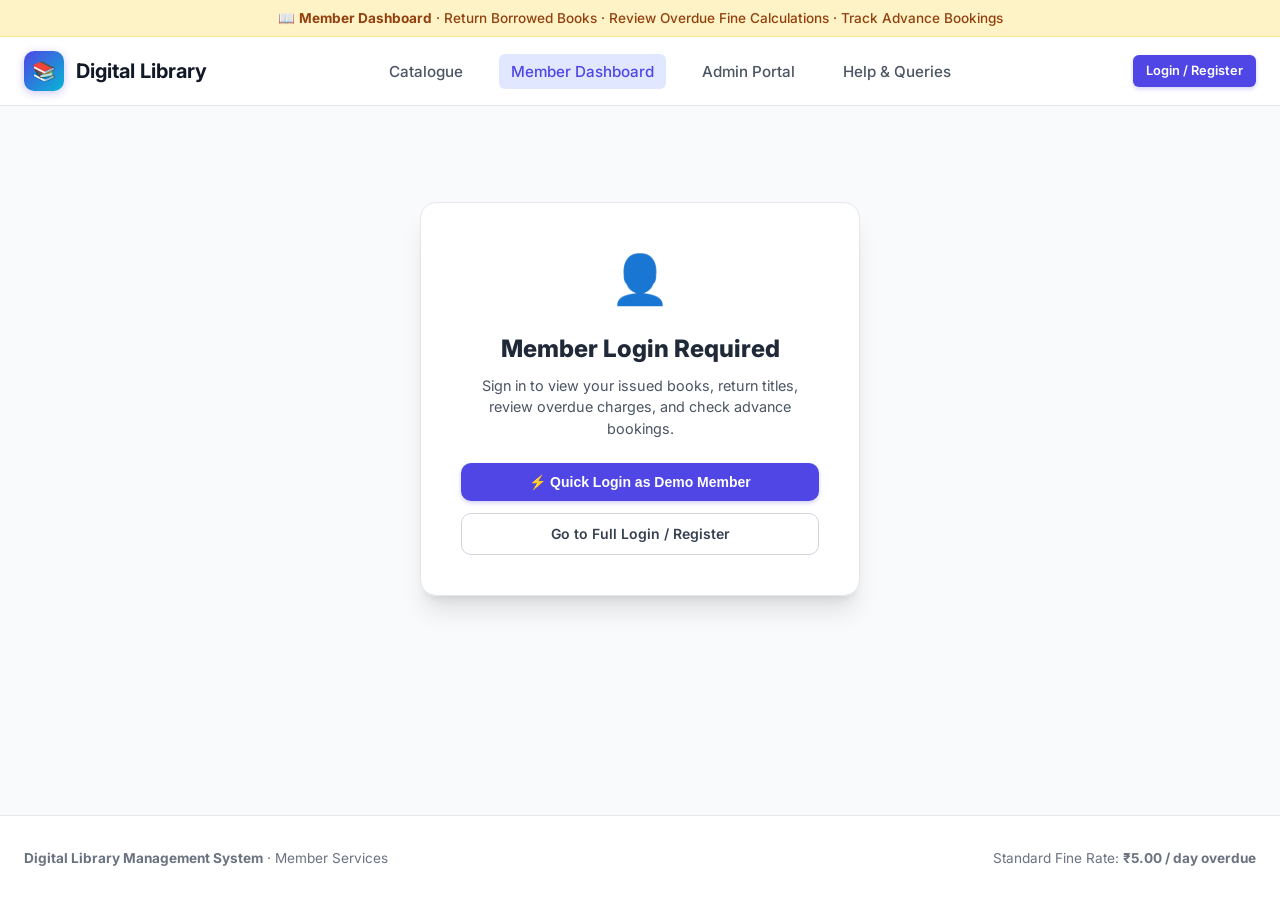
<file: user.html>
<!DOCTYPE html>
<html lang="en">
<head>
  <meta charset="UTF-8">
  <meta name="viewport" content="width=device-width, initial-scale=1.0">
  <title>Member Dashboard - Digital Library System</title>
  <link rel="preconnect" href="https://fonts.googleapis.com">
  <link rel="preconnect" href="https://fonts.gstatic.com" crossorigin>
  <link href="https://fonts.googleapis.com/css2?family=Inter:wght@400;500;600;700;800&display=swap" rel="stylesheet">
  <link rel="stylesheet" href="css/style.css">
</head>
<body>

  <!-- Demo Notice Banner -->
  <div class="demo-banner">
    📖 <strong>Member Dashboard</strong> · Return Borrowed Books · Review Overdue Fine Calculations · Track Advance Bookings
  </div>

  <!-- Navbar -->
  <header class="navbar">
    <div class="nav-container">
      <a href="index.html" class="brand">
        <div class="brand-icon">📚</div>
        <span>Digital Library</span>
      </a>
      <ul class="nav-links">
        <li><a href="index.html" class="nav-link">Catalogue</a></li>
        <li><a href="user.html" class="nav-link active">Member Dashboard</a></li>
        <li><a href="admin.html" class="nav-link">Admin Portal</a></li>
        <li><a href="contact.html" class="nav-link">Help & Queries</a></li>
      </ul>
      <div class="nav-actions" id="navActions"></div>
    </div>
  </header>

  <!-- Main Content -->
  <main class="container">
    <div id="userAuthLock" style="display: none; max-width: 440px; margin: 4rem auto; text-align: center;">
      <div style="background: var(--white); padding: 2.5rem; border-radius: var(--radius-lg); border: 1px solid var(--gray-200); box-shadow: var(--shadow-xl);">
        <div style="font-size: 3rem; margin-bottom: 1rem;">👤</div>
        <h2 style="font-weight: 800; margin-bottom: 0.5rem;">Member Login Required</h2>
        <p style="color: var(--gray-600); font-size: 0.9rem; margin-bottom: 1.5rem;">
          Sign in to view your issued books, return titles, review overdue charges, and check advance bookings.
        </p>
        <button class="btn btn-primary" style="width: 100%; margin-bottom: 0.75rem;" onclick="loginAsDemoUser()">
          ⚡ Quick Login as Demo Member
        </button>
        <a href="login.html" class="btn btn-secondary" style="width: 100%;">Go to Full Login / Register</a>
      </div>
    </div>

    <div id="userPanel">
      <!-- Member Profile Header -->
      <div style="background: var(--white); border-radius: var(--radius-lg); border: 1px solid var(--gray-200); padding: 1.75rem; margin-bottom: 2rem; box-shadow: var(--shadow-sm); display: flex; justify-content: space-between; align-items: center; flex-wrap: wrap; gap: 1rem;">
        <div style="display: flex; align-items: center; gap: 1rem;">
          <div style="width: 56px; height: 56px; border-radius: 50%; background: var(--primary); color: var(--white); display: flex; align-items: center; justify-content: center; font-size: 1.5rem; font-weight: 700;" id="userInitial">
            U
          </div>
          <div>
            <h2 style="font-size: 1.4rem; font-weight: 800;" id="userNameHeading">Aarav Sharma</h2>
            <p style="color: var(--gray-500); font-size: 0.85rem;" id="userEmailHeading">user@library.com · Member ID #2</p>
          </div>
        </div>
        <div>
          <a href="index.html" class="btn btn-primary">
            <span>+</span> Browse & Issue New Books
          </a>
        </div>
      </div>

      <!-- Quick KPI Cards -->
      <div class="stats-grid">
        <div class="stat-card">
          <div class="stat-icon" style="background: #e0e7ff; color: var(--primary);">📖</div>
          <div class="stat-info">
            <span class="stat-label">Currently Borrowed</span>
            <span class="stat-value" id="statMyActiveIssues">0</span>
          </div>
        </div>
        <div class="stat-card">
          <div class="stat-icon" style="background: #fee2e2; color: var(--danger);">⚠️</div>
          <div class="stat-info">
            <span class="stat-label">Unpaid Overdue Fines</span>
            <span class="stat-value" id="statMyFines">₹0.00</span>
          </div>
        </div>
        <div class="stat-card">
          <div class="stat-icon" style="background: #e0f2fe; color: #0284c7;">🔖</div>
          <div class="stat-info">
            <span class="stat-label">Advance Bookings</span>
            <span class="stat-value" id="statMyReservations">0</span>
          </div>
        </div>
        <div class="stat-card">
          <div class="stat-icon" style="background: #d1fae5; color: var(--success);">✓</div>
          <div class="stat-info">
            <span class="stat-label">Total Returned</span>
            <span class="stat-value" id="statMyReturned">0</span>
          </div>
        </div>
      </div>

      <!-- Tabs Navigation -->
      <div class="tab-nav">
        <button class="tab-btn active" data-tab="tabMyIssues">My Borrowed Books</button>
        <button class="tab-btn" data-tab="tabMyReservations">Advance Bookings</button>
        <button class="tab-btn" data-tab="tabMyFines">Fine Statement</button>
        <button class="tab-btn" data-tab="tabMyQuery">Submit Query to Admin</button>
      </div>

      <!-- Tab 1: My Issued Books -->
      <div class="tab-pane active" id="tabMyIssues">
        <div id="myIssuesContainer" style="display: flex; flex-direction: column; gap: 1rem;">
          <!-- Rendered by JS -->
        </div>
      </div>

      <!-- Tab 2: Advance Bookings -->
      <div class="tab-pane" id="tabMyReservations">
        <div class="table-container">
          <table class="data-table">
            <thead>
              <tr>
                <th>Booking ID</th>
                <th>Book Title</th>
                <th>Reserved Date</th>
                <th>Queue Status</th>
                <th>Notice</th>
              </tr>
            </thead>
            <tbody id="myReservationsTbody">
              <!-- Rendered by JS -->
            </tbody>
          </table>
        </div>
      </div>

      <!-- Tab 3: Fine Statement -->
      <div class="tab-pane" id="tabMyFines">
        <div style="background: var(--white); padding: 1.5rem; border-radius: var(--radius-lg); border: 1px solid var(--gray-200); margin-bottom: 1.5rem;">
          <h3 style="font-weight: 700; margin-bottom: 0.5rem;">Fine Policy Notice</h3>
          <p style="color: var(--gray-600); font-size: 0.9rem;">
            Borrowing period is <strong>7 days</strong>. Any book returned after the specified due date incurs an automatic overdue penalty of <strong>₹5.00 per day</strong>. Overdue fines can be cleared at the library desk or marked as paid by the administrator.
          </p>
        </div>
        <div class="table-container">
          <table class="data-table">
            <thead>
              <tr>
                <th>Record ID</th>
                <th>Book Title</th>
                <th>Due Date</th>
                <th>Return Date</th>
                <th>Fine Rate</th>
                <th>Fine Amount</th>
                <th>Payment Status</th>
              </tr>
            </thead>
            <tbody id="myFinesTbody">
              <!-- Rendered by JS -->
            </tbody>
          </table>
        </div>
      </div>

      <!-- Tab 4: Submit Query -->
      <div class="tab-pane" id="tabMyQuery">
        <div style="max-width: 640px; background: var(--white); padding: 2rem; border-radius: var(--radius-lg); border: 1px solid var(--gray-200); box-shadow: var(--shadow-sm);">
          <h3 style="font-weight: 700; margin-bottom: 0.5rem;">Ask a Question or Request a Title</h3>
          <p style="color: var(--gray-600); font-size: 0.85rem; margin-bottom: 1.5rem;">
            Your inquiry is routed directly to the Library Administrator portal.
          </p>
          <form id="memberQueryForm">
            <div class="form-group">
              <label class="form-label">Subject *</label>
              <input type="text" class="form-control" id="querySubject" required placeholder="e.g. Book Renewal Request or New Acquisition Suggestion">
            </div>
            <div class="form-group">
              <label class="form-label">Message Details *</label>
              <textarea class="form-control" id="queryMessage" rows="4" required placeholder="Type your inquiry or issue details here..."></textarea>
            </div>
            <button type="submit" class="btn btn-primary" style="margin-top: 0.5rem;">Send Message to Admin</button>
          </form>
        </div>
      </div>
    </div>
  </main>

  <!-- Footer -->
  <footer class="footer">
    <div class="footer-content">
      <div>
        <strong>Digital Library Management System</strong> · Member Services
      </div>
      <div>
        Standard Fine Rate: <strong>₹5.00 / day overdue</strong>
      </div>
    </div>
  </footer>

  <script src="js/app.js"></script>
  <script>
    let myIssues = [];
    let myReservations = [];

    function checkUserAccess() {
      const user = Auth.getCurrentUser();
      const lock = document.getElementById('userAuthLock');
      const panel = document.getElementById('userPanel');

      if (!user) {
        lock.style.display = 'block';
        panel.style.display = 'none';
        return false;
      }

      lock.style.display = 'none';
      panel.style.display = 'block';
      document.getElementById('userNameHeading').textContent = user.name;
      document.getElementById('userEmailHeading').textContent = `${user.email} · Member ID #${user.id}`;
      document.getElementById('userInitial').textContent = user.name.charAt(0).toUpperCase();
      return true;
    }

    function loginAsDemoUser() {
      const user = SEED_USERS[1]; // Aarav Sharma
      Auth.setCurrentUser(user);
      updateNav();
      checkUserAccess();
      showToast('Logged in as demo member: ' + user.name, 'success');
      loadUserData();
    }

    async function loadUserData() {
      const user = Auth.getCurrentUser();
      if (!user) return;

      try {
        const allIssues = await DataService.getIssues();
        const allReservations = await DataService.getReservations();

        myIssues = allIssues.filter(i => i.userId === user.id || i.userEmail.toLowerCase() === user.email.toLowerCase());
        myReservations = allReservations.filter(r => r.userId === user.id || r.userEmail.toLowerCase() === user.email.toLowerCase());

        renderStats();
        renderIssues();
        renderReservations();
        renderFines();
      } catch (err) {
        showToast('Error loading your library records', 'danger');
      }
    }

    function renderStats() {
      const active = myIssues.filter(i => i.status !== 'RETURNED');
      document.getElementById('statMyActiveIssues').textContent = active.length;

      const unpaidFines = myIssues
        .filter(i => !i.finePaid && i.fineAmount > 0)
        .reduce((sum, i) => sum + i.fineAmount, 0);
      document.getElementById('statMyFines').textContent = `₹${unpaidFines.toFixed(2)}`;

      document.getElementById('statMyReservations').textContent = myReservations.filter(r => r.status === 'PENDING').length;
      document.getElementById('statMyReturned').textContent = myIssues.filter(i => i.status === 'RETURNED').length;
    }

    function renderIssues() {
      const container = document.getElementById('myIssuesContainer');
      const active = myIssues.filter(i => i.status !== 'RETURNED');

      if (active.length === 0) {
        container.innerHTML = `
          <div style="background: var(--white); border-radius: var(--radius-lg); border: 1px dashed var(--gray-300); padding: 3rem; text-align: center;">
            <div style="font-size: 3rem; margin-bottom: 0.5rem;">🎉</div>
            <h3 style="font-weight: 700; color: var(--gray-800);">No Active Borrowings</h3>
            <p style="color: var(--gray-500); font-size: 0.9rem; margin-bottom: 1.5rem;">You do not have any books currently checked out.</p>
            <a href="index.html" class="btn btn-primary btn-sm">Explore Book Catalogue</a>
          </div>
        `;
        return;
      }

      const today = new Date();
      today.setHours(0,0,0,0);

      container.innerHTML = active.map(item => {
        const due = new Date(item.dueDate);
        due.setHours(0,0,0,0);
        const diffDays = Math.ceil((due - today) / (1000 * 60 * 60 * 24));
        const isOverdue = diffDays < 0;
        const overdueDays = Math.abs(diffDays);

        return `
          <div style="background: var(--white); border-radius: var(--radius-lg); border: 1px solid var(--gray-200); padding: 1.5rem; display: flex; justify-content: space-between; align-items: center; flex-wrap: wrap; gap: 1rem; box-shadow: var(--shadow-sm);">
            <div>
              <div style="font-size: 0.75rem; text-transform: uppercase; color: var(--primary); font-weight: 700; margin-bottom: 0.25rem;">Issue #${item.id}</div>
              <h3 style="font-size: 1.15rem; font-weight: 700; margin-bottom: 0.5rem;">${item.bookTitle}</h3>
              <div style="display: flex; gap: 1.5rem; font-size: 0.85rem; color: var(--gray-600); flex-wrap: wrap;">
                <span><strong>Issued:</strong> ${item.issueDate}</span>
                <span><strong>Due Date:</strong> ${item.dueDate}</span>
                <span>
                  <strong>Status:</strong>
                  <span class="badge ${isOverdue ? 'badge-danger' : 'badge-warning'}">
                    ${isOverdue ? `OVERDUE (${overdueDays} days)` : `Active (${diffDays} days left)`}
                  </span>
                </span>
              </div>
              ${isOverdue ? `
                <div style="margin-top: 0.5rem; font-size: 0.85rem; color: var(--danger); font-weight: 600;">
                  ⚠️ Late Return Penalty: ₹5/day &times; ${overdueDays} days = ₹${item.fineAmount.toFixed(2)}
                </div>
              ` : ''}
            </div>
            <div>
              <button class="btn btn-primary" onclick="handleUserReturn(${item.id})">
                Return Book Now
              </button>
            </div>
          </div>
        `;
      }).join('');
    }

    function renderReservations() {
      const tbody = document.getElementById('myReservationsTbody');
      if (myReservations.length === 0) {
        tbody.innerHTML = `<tr><td colspan="5" style="text-align: center; color: var(--gray-500); padding: 2rem;">No active advance bookings found.</td></tr>`;
        return;
      }

      tbody.innerHTML = myReservations.map(r => `
        <tr>
          <td>#${r.id}</td>
          <td><strong>${r.bookTitle}</strong></td>
          <td>${r.reservationDate}</td>
          <td><span class="badge badge-warning">${r.status}</span></td>
          <td style="font-size: 0.85rem; color: var(--gray-600);">You are queued to collect this copy once returned by current borrower.</td>
        </tr>
      `).join('');
    }

    function renderFines() {
      const tbody = document.getElementById('myFinesTbody');
      const fineItems = myIssues.filter(i => i.fineAmount > 0);

      if (fineItems.length === 0) {
        tbody.innerHTML = `<tr><td colspan="7" style="text-align: center; color: var(--gray-500); padding: 2rem;">No fines recorded on your account. Clean record! 🎉</td></tr>`;
        return;
      }

      tbody.innerHTML = fineItems.map(item => `
        <tr>
          <td>#${item.id}</td>
          <td><strong>${item.bookTitle}</strong></td>
          <td>${item.dueDate}</td>
          <td>${item.returnDate || '<span class="badge badge-danger">Not Returned</span>'}</td>
          <td>₹5.00 / day</td>
          <td><strong style="color: ${item.finePaid ? 'var(--success)' : 'var(--danger)'};">₹${item.fineAmount.toFixed(2)}</strong></td>
          <td>
            <span class="badge ${item.finePaid ? 'badge-success' : 'badge-danger'}">
              ${item.finePaid ? 'PAID' : 'DUE'}
            </span>
          </td>
        </tr>
      `).join('');
    }

    async function handleUserReturn(issueId) {
      if (!confirm('Confirm return of this book to library inventory?')) return;
      try {
        await DataService.returnBook(issueId);
        showToast('Book returned successfully! Inventory replenished.', 'success');
        await loadUserData();
      } catch (err) {
        showToast(err.message, 'danger');
      }
    }

    document.getElementById('memberQueryForm').addEventListener('submit', async (e) => {
      e.preventDefault();
      const user = Auth.getCurrentUser();
      const subject = document.getElementById('querySubject').value.trim();
      const message = document.getElementById('queryMessage').value.trim();

      try {
        await DataService.submitQuery({
          userId: user.id,
          name: user.name,
          email: user.email,
          subject,
          message
        });
        showToast('Your message has been sent to library admin.', 'success');
        document.getElementById('querySubject').value = '';
        document.getElementById('queryMessage').value = '';
      } catch (err) {
        showToast(err.message, 'danger');
      }
    });

    if (checkUserAccess()) {
      loadUserData();
    }
  </script>
</body>
</html>
</file>
<file: css/style.css>
:root {
  --primary: #4f46e5;
  --primary-hover: #4338ca;
  --primary-light: #e0e7ff;
  --primary-dark: #3730a3;
  --secondary: #06b6d4;
  --accent: #f59e0b;
  --success: #10b981;
  --success-light: #d1fae5;
  --danger: #ef4444;
  --danger-light: #fee2e2;
  --warning: #f59e0b;
  --warning-light: #fef3c7;
  --dark: #0f172a;
  --gray-900: #111827;
  --gray-800: #1f2937;
  --gray-700: #374151;
  --gray-600: #4b5563;
  --gray-500: #6b7280;
  --gray-400: #9ca3af;
  --gray-300: #d1d5db;
  --gray-200: #e5e7eb;
  --gray-100: #f3f4f6;
  --gray-50: #f9fafb;
  --white: #ffffff;
  
  --radius-sm: 6px;
  --radius-md: 10px;
  --radius-lg: 16px;
  --radius-full: 9999px;
  
  --shadow-sm: 0 1px 2px 0 rgb(0 0 0 / 0.05);
  --shadow-md: 0 4px 6px -1px rgb(0 0 0 / 0.1), 0 2px 4px -2px rgb(0 0 0 / 0.1);
  --shadow-lg: 0 10px 15px -3px rgb(0 0 0 / 0.1), 0 4px 6px -4px rgb(0 0 0 / 0.1);
  --shadow-xl: 0 20px 25px -5px rgb(0 0 0 / 0.1), 0 8px 10px -6px rgb(0 0 0 / 0.1);
  
  --transition: all 0.2s cubic-bezier(0.4, 0, 0.2, 1);
  --font-sans: 'Inter', system-ui, -apple-system, BlinkMacSystemFont, "Segoe UI", Roboto, sans-serif;
}

* {
  box-sizing: border-box;
  margin: 0;
  padding: 0;
}

body {
  font-family: var(--font-sans);
  background-color: #f8fafc;
  color: var(--gray-800);
  line-height: 1.5;
  min-height: 100vh;
  display: flex;
  flex-direction: column;
}

/* Navbar */
.navbar {
  background: rgba(255, 255, 255, 0.95);
  backdrop-filter: blur(12px);
  border-bottom: 1px solid var(--gray-200);
  position: sticky;
  top: 0;
  z-index: 50;
  padding: 0.85rem 1.5rem;
}

.nav-container {
  max-width: 1280px;
  margin: 0 auto;
  display: flex;
  align-items: center;
  justify-content: space-between;
}

.brand {
  display: flex;
  align-items: center;
  gap: 0.75rem;
  text-decoration: none;
  color: var(--gray-900);
  font-weight: 700;
  font-size: 1.25rem;
}

.brand-icon {
  background: linear-gradient(135deg, var(--primary), var(--secondary));
  color: var(--white);
  width: 40px;
  height: 40px;
  border-radius: var(--radius-md);
  display: flex;
  align-items: center;
  justify-content: center;
  font-size: 1.2rem;
  box-shadow: 0 2px 8px rgba(79, 70, 229, 0.3);
}

.nav-links {
  display: flex;
  align-items: center;
  gap: 1.5rem;
  list-style: none;
}

.nav-link {
  text-decoration: none;
  color: var(--gray-600);
  font-weight: 500;
  font-size: 0.95rem;
  transition: var(--transition);
  padding: 0.5rem 0.75rem;
  border-radius: var(--radius-sm);
}

.nav-link:hover, .nav-link.active {
  color: var(--primary);
  background-color: var(--primary-light);
}

.nav-actions {
  display: flex;
  align-items: center;
  gap: 0.75rem;
}

/* User Badge in Nav */
.user-pill {
  display: flex;
  align-items: center;
  gap: 0.5rem;
  background: var(--gray-100);
  padding: 0.35rem 0.75rem;
  border-radius: var(--radius-full);
  font-size: 0.85rem;
  font-weight: 600;
}

.user-avatar {
  width: 24px;
  height: 24px;
  border-radius: 50%;
  background: var(--primary);
  color: var(--white);
  display: flex;
  align-items: center;
  justify-content: center;
  font-size: 0.75rem;
}

/* Buttons */
.btn {
  display: inline-flex;
  align-items: center;
  justify-content: center;
  gap: 0.5rem;
  font-weight: 600;
  font-size: 0.875rem;
  padding: 0.6rem 1.2rem;
  border-radius: var(--radius-md);
  border: 1px solid transparent;
  cursor: pointer;
  transition: var(--transition);
  text-decoration: none;
}

.btn-primary {
  background-color: var(--primary);
  color: var(--white);
  box-shadow: 0 2px 4px rgba(79, 70, 229, 0.25);
}

.btn-primary:hover {
  background-color: var(--primary-hover);
  transform: translateY(-1px);
}

.btn-secondary {
  background-color: var(--white);
  color: var(--gray-700);
  border-color: var(--gray-300);
}

.btn-secondary:hover {
  background-color: var(--gray-50);
  border-color: var(--gray-400);
}

.btn-danger {
  background-color: var(--danger);
  color: var(--white);
}

.btn-danger:hover {
  background-color: #dc2626;
}

.btn-success {
  background-color: var(--success);
  color: var(--white);
}

.btn-success:hover {
  background-color: #059669;
}

.btn-accent {
  background-color: var(--accent);
  color: var(--white);
}

.btn-accent:hover {
  background-color: #d97706;
}

.btn-sm {
  padding: 0.35rem 0.75rem;
  font-size: 0.8rem;
  border-radius: var(--radius-sm);
}

/* Container & Layout */
.container {
  max-width: 1280px;
  margin: 0 auto;
  padding: 2rem 1.5rem;
  flex: 1;
  width: 100%;
}

/* Hero Section */
.hero {
  background: linear-gradient(135deg, #1e1b4b 0%, #312e81 50%, #4338ca 100%);
  color: var(--white);
  padding: 3.5rem 2rem;
  border-radius: var(--radius-lg);
  margin-bottom: 2.5rem;
  box-shadow: var(--shadow-xl);
  position: relative;
  overflow: hidden;
}

.hero::after {
  content: "";
  position: absolute;
  top: -50%;
  right: -20%;
  width: 500px;
  height: 500px;
  border-radius: 50%;
  background: radial-gradient(circle, rgba(99, 102, 241, 0.25) 0%, rgba(99, 102, 241, 0) 70%);
}

.hero-content {
  position: relative;
  z-index: 1;
  max-width: 720px;
}

.hero-tag {
  display: inline-block;
  background: rgba(255, 255, 255, 0.15);
  border: 1px solid rgba(255, 255, 255, 0.25);
  backdrop-filter: blur(4px);
  padding: 0.35rem 0.85rem;
  border-radius: var(--radius-full);
  font-size: 0.8rem;
  font-weight: 600;
  text-transform: uppercase;
  letter-spacing: 0.05em;
  margin-bottom: 1rem;
}

.hero-title {
  font-size: 2.5rem;
  font-weight: 800;
  line-height: 1.2;
  margin-bottom: 1rem;
}

.hero-desc {
  font-size: 1.1rem;
  color: #c7d2fe;
  margin-bottom: 1.5rem;
}

/* Search and Filters */
.search-bar-wrap {
  display: flex;
  gap: 0.75rem;
  background: var(--white);
  padding: 0.5rem;
  border-radius: var(--radius-md);
  box-shadow: var(--shadow-lg);
  max-width: 600px;
}

.search-input {
  flex: 1;
  border: none;
  outline: none;
  padding: 0.5rem 1rem;
  font-size: 1rem;
  color: var(--gray-800);
}

.filter-bar {
  display: flex;
  align-items: center;
  justify-content: space-between;
  gap: 1rem;
  margin-bottom: 2rem;
  flex-wrap: wrap;
}

.category-chips {
  display: flex;
  gap: 0.5rem;
  flex-wrap: wrap;
}

.chip {
  padding: 0.45rem 1rem;
  border-radius: var(--radius-full);
  font-size: 0.85rem;
  font-weight: 500;
  border: 1px solid var(--gray-300);
  background: var(--white);
  color: var(--gray-700);
  cursor: pointer;
  transition: var(--transition);
}

.chip:hover, .chip.active {
  background: var(--primary);
  color: var(--white);
  border-color: var(--primary);
  box-shadow: 0 2px 6px rgba(79, 70, 229, 0.3);
}

/* Grid & Cards */
.book-grid {
  display: grid;
  grid-template-columns: repeat(auto-fill, minmax(280px, 1fr));
  gap: 1.5rem;
}

.book-card {
  background: var(--white);
  border-radius: var(--radius-lg);
  border: 1px solid var(--gray-200);
  overflow: hidden;
  box-shadow: var(--shadow-sm);
  transition: var(--transition);
  display: flex;
  flex-direction: column;
}

.book-card:hover {
  transform: translateY(-4px);
  box-shadow: var(--shadow-lg);
  border-color: var(--primary-light);
}

.book-card-header {
  height: 140px;
  background: linear-gradient(135deg, #e0e7ff, #c7d2fe);
  display: flex;
  align-items: center;
  justify-content: center;
  position: relative;
  font-size: 3.5rem;
}

.book-card-badge {
  position: absolute;
  top: 12px;
  right: 12px;
  padding: 0.25rem 0.65rem;
  border-radius: var(--radius-full);
  font-size: 0.75rem;
  font-weight: 700;
}

.badge-in-stock {
  background: var(--success-light);
  color: #065f46;
}

.badge-out-of-stock {
  background: var(--danger-light);
  color: #991b1b;
}

.book-card-body {
  padding: 1.25rem;
  display: flex;
  flex-direction: column;
  flex: 1;
}

.book-category {
  font-size: 0.75rem;
  text-transform: uppercase;
  color: var(--primary);
  font-weight: 700;
  letter-spacing: 0.05em;
  margin-bottom: 0.25rem;
}

.book-title {
  font-size: 1.15rem;
  font-weight: 700;
  color: var(--gray-900);
  margin-bottom: 0.25rem;
  line-height: 1.3;
}

.book-author {
  font-size: 0.9rem;
  color: var(--gray-600);
  margin-bottom: 0.75rem;
}

.book-meta {
  font-size: 0.8rem;
  color: var(--gray-500);
  margin-bottom: 1rem;
  display: flex;
  flex-direction: column;
  gap: 0.25rem;
}

.book-card-footer {
  margin-top: auto;
  padding-top: 1rem;
  border-top: 1px solid var(--gray-100);
  display: flex;
  align-items: center;
  justify-content: space-between;
  gap: 0.5rem;
}

/* Stats / KPI Cards */
.stats-grid {
  display: grid;
  grid-template-columns: repeat(auto-fit, minmax(200px, 1fr));
  gap: 1.25rem;
  margin-bottom: 2rem;
}

.stat-card {
  background: var(--white);
  padding: 1.25rem;
  border-radius: var(--radius-lg);
  border: 1px solid var(--gray-200);
  box-shadow: var(--shadow-sm);
  display: flex;
  align-items: center;
  gap: 1rem;
}

.stat-icon {
  width: 48px;
  height: 48px;
  border-radius: var(--radius-md);
  display: flex;
  align-items: center;
  justify-content: center;
  font-size: 1.5rem;
}

.stat-info {
  display: flex;
  flex-direction: column;
}

.stat-label {
  font-size: 0.8rem;
  color: var(--gray-500);
  font-weight: 500;
}

.stat-value {
  font-size: 1.5rem;
  font-weight: 800;
  color: var(--gray-900);
}

/* Tabs */
.tab-nav {
  display: flex;
  gap: 0.5rem;
  border-bottom: 2px solid var(--gray-200);
  margin-bottom: 1.5rem;
  overflow-x: auto;
}

.tab-btn {
  background: none;
  border: none;
  padding: 0.75rem 1.25rem;
  font-size: 0.95rem;
  font-weight: 600;
  color: var(--gray-500);
  cursor: pointer;
  border-bottom: 2px solid transparent;
  margin-bottom: -2px;
  transition: var(--transition);
  white-space: nowrap;
}

.tab-btn:hover {
  color: var(--primary);
}

.tab-btn.active {
  color: var(--primary);
  border-bottom-color: var(--primary);
}

.tab-pane {
  display: none;
}

.tab-pane.active {
  display: block;
}

/* Data Table */
.table-container {
  background: var(--white);
  border-radius: var(--radius-lg);
  border: 1px solid var(--gray-200);
  overflow-x: auto;
  box-shadow: var(--shadow-sm);
}

.data-table {
  width: 100%;
  border-collapse: collapse;
  text-align: left;
  font-size: 0.9rem;
}

.data-table th {
  background: var(--gray-50);
  padding: 0.85rem 1.25rem;
  color: var(--gray-600);
  font-weight: 600;
  border-bottom: 1px solid var(--gray-200);
  text-transform: uppercase;
  font-size: 0.75rem;
  letter-spacing: 0.05em;
}

.data-table td {
  padding: 1rem 1.25rem;
  border-bottom: 1px solid var(--gray-100);
  color: var(--gray-800);
  vertical-align: middle;
}

.data-table tr:hover {
  background: var(--gray-50);
}

/* Status Badges */
.badge {
  display: inline-block;
  padding: 0.25rem 0.65rem;
  border-radius: var(--radius-full);
  font-size: 0.75rem;
  font-weight: 600;
}

.badge-warning {
  background: var(--warning-light);
  color: #92400e;
}

.badge-info {
  background: #e0f2fe;
  color: #0369a1;
}

.badge-danger {
  background: var(--danger-light);
  color: #991b1b;
}

.badge-success {
  background: var(--success-light);
  color: #065f46;
}

/* Modals */
.modal-overlay {
  position: fixed;
  inset: 0;
  background: rgba(15, 23, 42, 0.6);
  backdrop-filter: blur(4px);
  display: none;
  align-items: center;
  justify-content: center;
  z-index: 100;
  padding: 1rem;
}

.modal-overlay.active {
  display: flex;
}

.modal-content {
  background: var(--white);
  border-radius: var(--radius-lg);
  max-width: 520px;
  width: 100%;
  box-shadow: var(--shadow-xl);
  overflow: hidden;
  animation: modalEnter 0.2s ease-out;
}

@keyframes modalEnter {
  from {
    opacity: 0;
    transform: scale(0.95);
  }
  to {
    opacity: 1;
    transform: scale(1);
  }
}

.modal-header {
  padding: 1.25rem 1.5rem;
  border-bottom: 1px solid var(--gray-200);
  display: flex;
  align-items: center;
  justify-content: space-between;
}

.modal-title {
  font-size: 1.2rem;
  font-weight: 700;
}

.modal-close {
  background: none;
  border: none;
  font-size: 1.5rem;
  color: var(--gray-400);
  cursor: pointer;
  line-height: 1;
}

.modal-body {
  padding: 1.5rem;
}

.modal-footer {
  padding: 1rem 1.5rem;
  background: var(--gray-50);
  border-top: 1px solid var(--gray-200);
  display: flex;
  justify-content: flex-end;
  gap: 0.75rem;
}

/* Form Controls */
.form-group {
  margin-bottom: 1rem;
}

.form-label {
  display: block;
  font-size: 0.85rem;
  font-weight: 600;
  color: var(--gray-700);
  margin-bottom: 0.4rem;
}

.form-control {
  width: 100%;
  padding: 0.6rem 0.85rem;
  border: 1px solid var(--gray-300);
  border-radius: var(--radius-md);
  font-size: 0.95rem;
  color: var(--gray-800);
  outline: none;
  transition: var(--transition);
}

.form-control:focus {
  border-color: var(--primary);
  box-shadow: 0 0 0 3px rgba(79, 70, 229, 0.15);
}

textarea.form-control {
  resize: vertical;
  min-height: 90px;
}

/* Toast Notifications */
.toast-container {
  position: fixed;
  bottom: 24px;
  right: 24px;
  display: flex;
  flex-direction: column;
  gap: 0.75rem;
  z-index: 200;
}

.toast {
  background: var(--white);
  border-radius: var(--radius-md);
  padding: 0.85rem 1.25rem;
  box-shadow: var(--shadow-xl);
  border-left: 4px solid var(--primary);
  display: flex;
  align-items: center;
  gap: 0.75rem;
  font-size: 0.9rem;
  font-weight: 500;
  animation: slideIn 0.25s ease-out;
  min-width: 280px;
}

@keyframes slideIn {
  from {
    transform: translateX(100%);
    opacity: 0;
  }
  to {
    transform: translateX(0);
    opacity: 1;
  }
}

.toast.success { border-left-color: var(--success); }
.toast.danger { border-left-color: var(--danger); }
.toast.warning { border-left-color: var(--warning); }

/* Footer */
.footer {
  background: var(--white);
  border-top: 1px solid var(--gray-200);
  padding: 2rem 1.5rem;
  margin-top: auto;
  text-align: center;
  color: var(--gray-500);
  font-size: 0.85rem;
}

.footer-content {
  max-width: 1280px;
  margin: 0 auto;
  display: flex;
  justify-content: space-between;
  align-items: center;
  flex-wrap: wrap;
  gap: 1rem;
}

.demo-banner {
  background: #fef3c7;
  border-bottom: 1px solid #fde68a;
  color: #92400e;
  padding: 0.5rem 1rem;
  text-align: center;
  font-size: 0.85rem;
  font-weight: 500;
}

@media (max-width: 768px) {
  .nav-links {
    display: none;
  }
  .hero-title {
    font-size: 1.85rem;
  }
  .filter-bar {
    flex-direction: column;
    align-items: flex-start;
  }
  .footer-content {
    flex-direction: column;
    text-align: center;
  }
}
</file>
